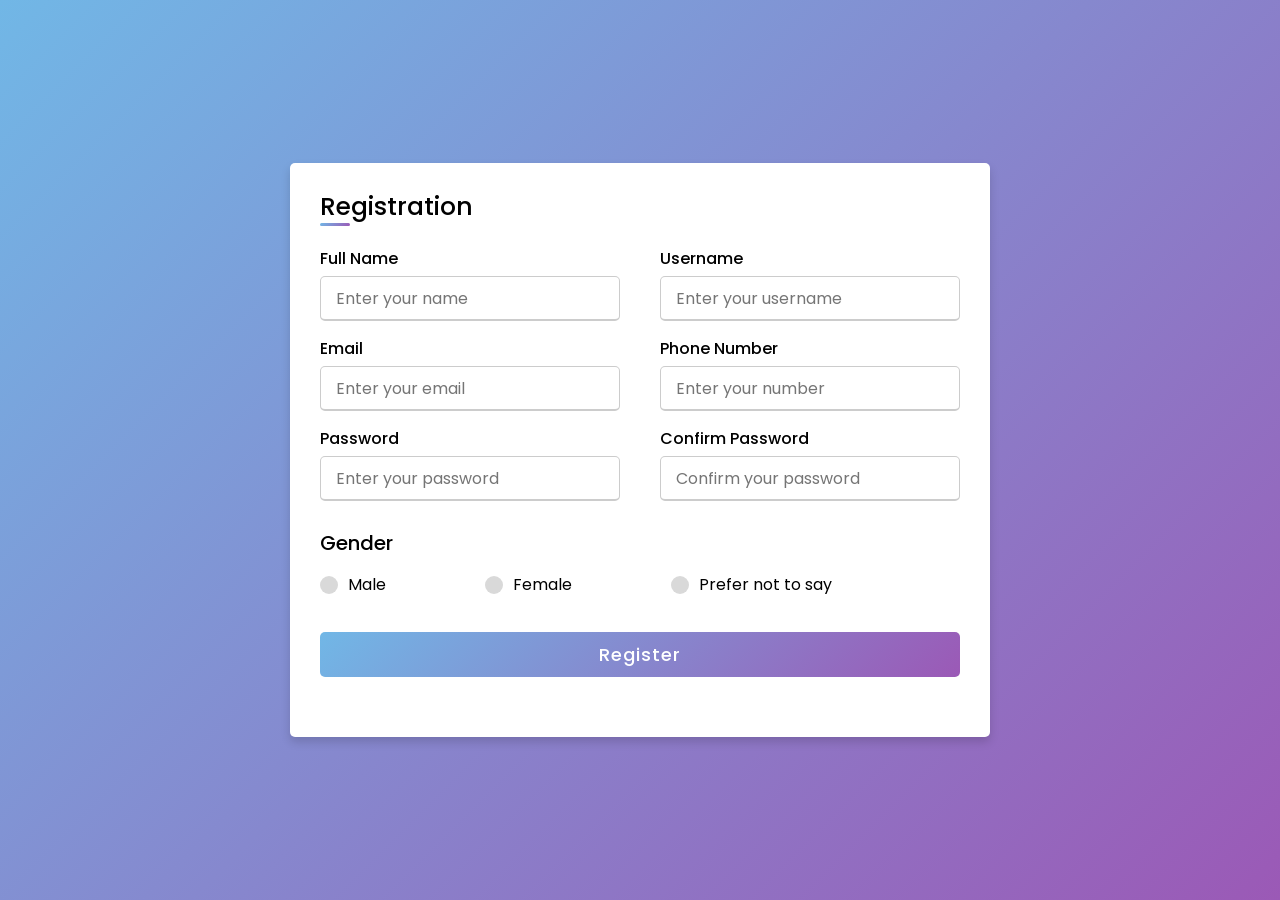
<file: Lab 2/index.html>
<!DOCTYPE html>
<html lang="en" dir="ltr">
<head>
  <meta charset="UTF-8">
  <meta name="viewport" content="width=device-width, initial-scale=1.0">
  <title> Responsive Registration Form </title>
  <link rel="stylesheet" href="style.css">
</head>
<body>
  <div class="container">

    <div class="title">Registration</div>
    <div class="content">

      <form action="#">
        <div class="user-details">

            <div class="input-box">
            <span class="details">Full Name</span>
            <input type="text" placeholder="Enter your name" required>
          </div>

          <div class="input-box">
            <span class="details">Username</span>
            <input type="text" placeholder="Enter your username" required>
          </div>

          <div class="input-box">
            <span class="details">Email</span>
            <input type="text" placeholder="Enter your email" required>
          </div>

          <div class="input-box">
            <span class="details">Phone Number</span>
            <input type="text" placeholder="Enter your number" required>
          </div>

          <div class="input-box">
            <span class="details">Password</span>
            <input type="text" placeholder="Enter your password" required>
          </div>

          <div class="input-box">
            <span class="details">Confirm Password</span>
            <input type="text" placeholder="Confirm your password" required>
          </div>
        </div>
        <div class="gender-details">

            <input type="radio" name="gender" id="dot-1">
          <input type="radio" name="gender" id="dot-2">
          <input type="radio" name="gender" id="dot-3">
          <span class="gender-title">Gender</span>
          <div class="category">

            <label for="dot-1">
              <span class="dot one"></span>
              <span class="gender">Male</span>
            </label>

            <label for="dot-2">
              <span class="dot two"></span>
              <span class="gender">Female</span>
            </label>

            <label for="dot-3">
              <span class="dot three"></span>
              <span class="gender">Prefer not to say</span>
            </label>
          </div>
        </div>

        <div class="button">
          <input type="submit" value="Register">
        </div>
      </form>
    </div>
  </div>
</body>
</html>
</file>
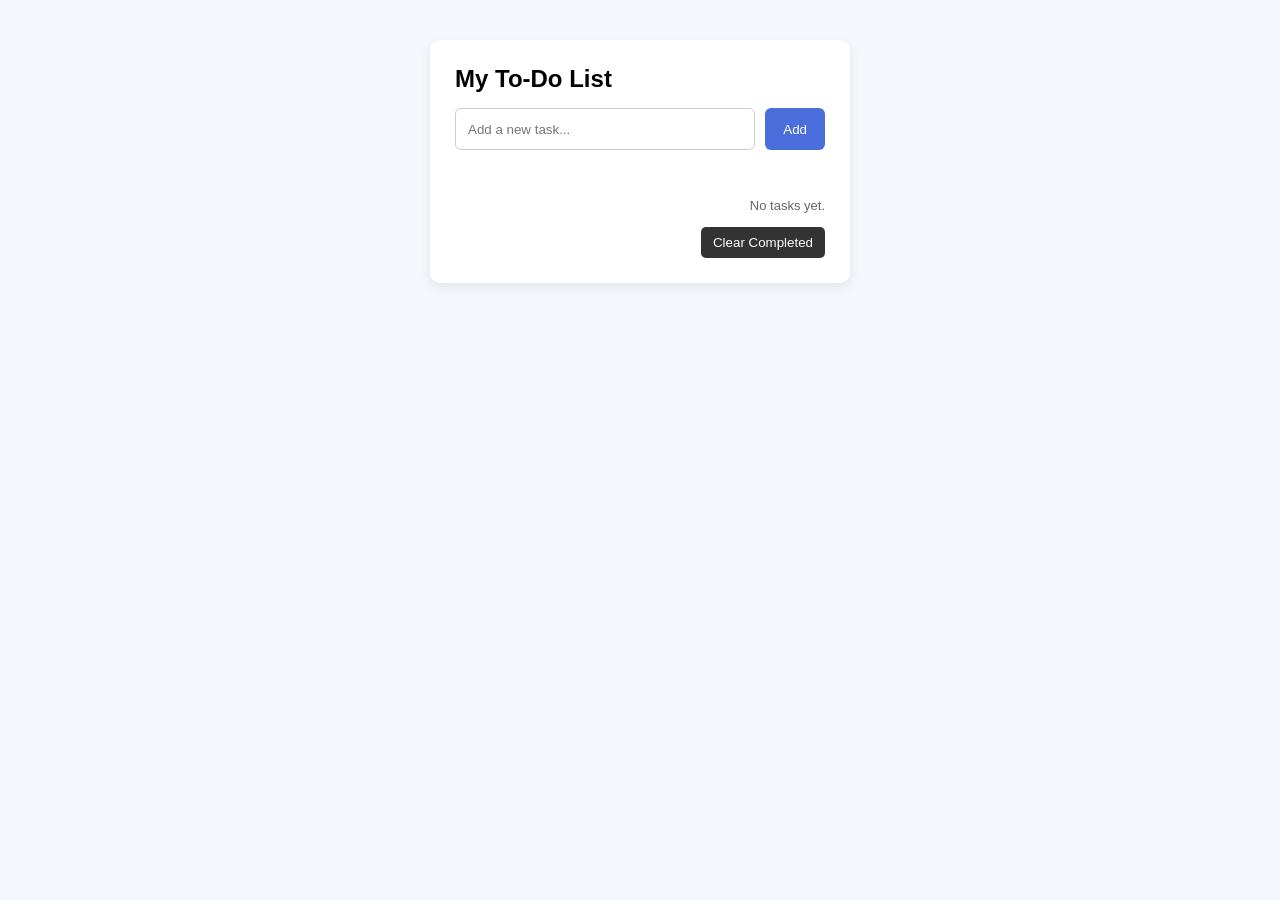
<file: Lab 3/index.html>
<!DOCTYPE html>
<html lang="en">
<head>
  <meta charset="UTF-8">
  <meta name="viewport" content="width=device-width, initial-scale=1.0">
  <title>Personal To-Do List</title>
  <link rel="stylesheet" href="style.css">
</head>
<body>
  <main class="todo-app">
    <h1>My To-Do List</h1>
    <div class="input-row">
      <input type="text" id="taskInput" placeholder="Add a new task..." aria-label="New task">
      <button id="addBtn" type="button">Add</button>
    </div>
    <p class="error-message" id="errorMessage" aria-live="polite"></p>
    <ul id="taskList" aria-label="Tasks"></ul>
    <p class="task-count" id="taskCount">0 tasks</p>
  </main>

  <!-- Choose the task script you are practicing: task-01.js through task-06.js. -->
  <script src="solutions/task-06.js"></script>
</body>
</html>
</file>
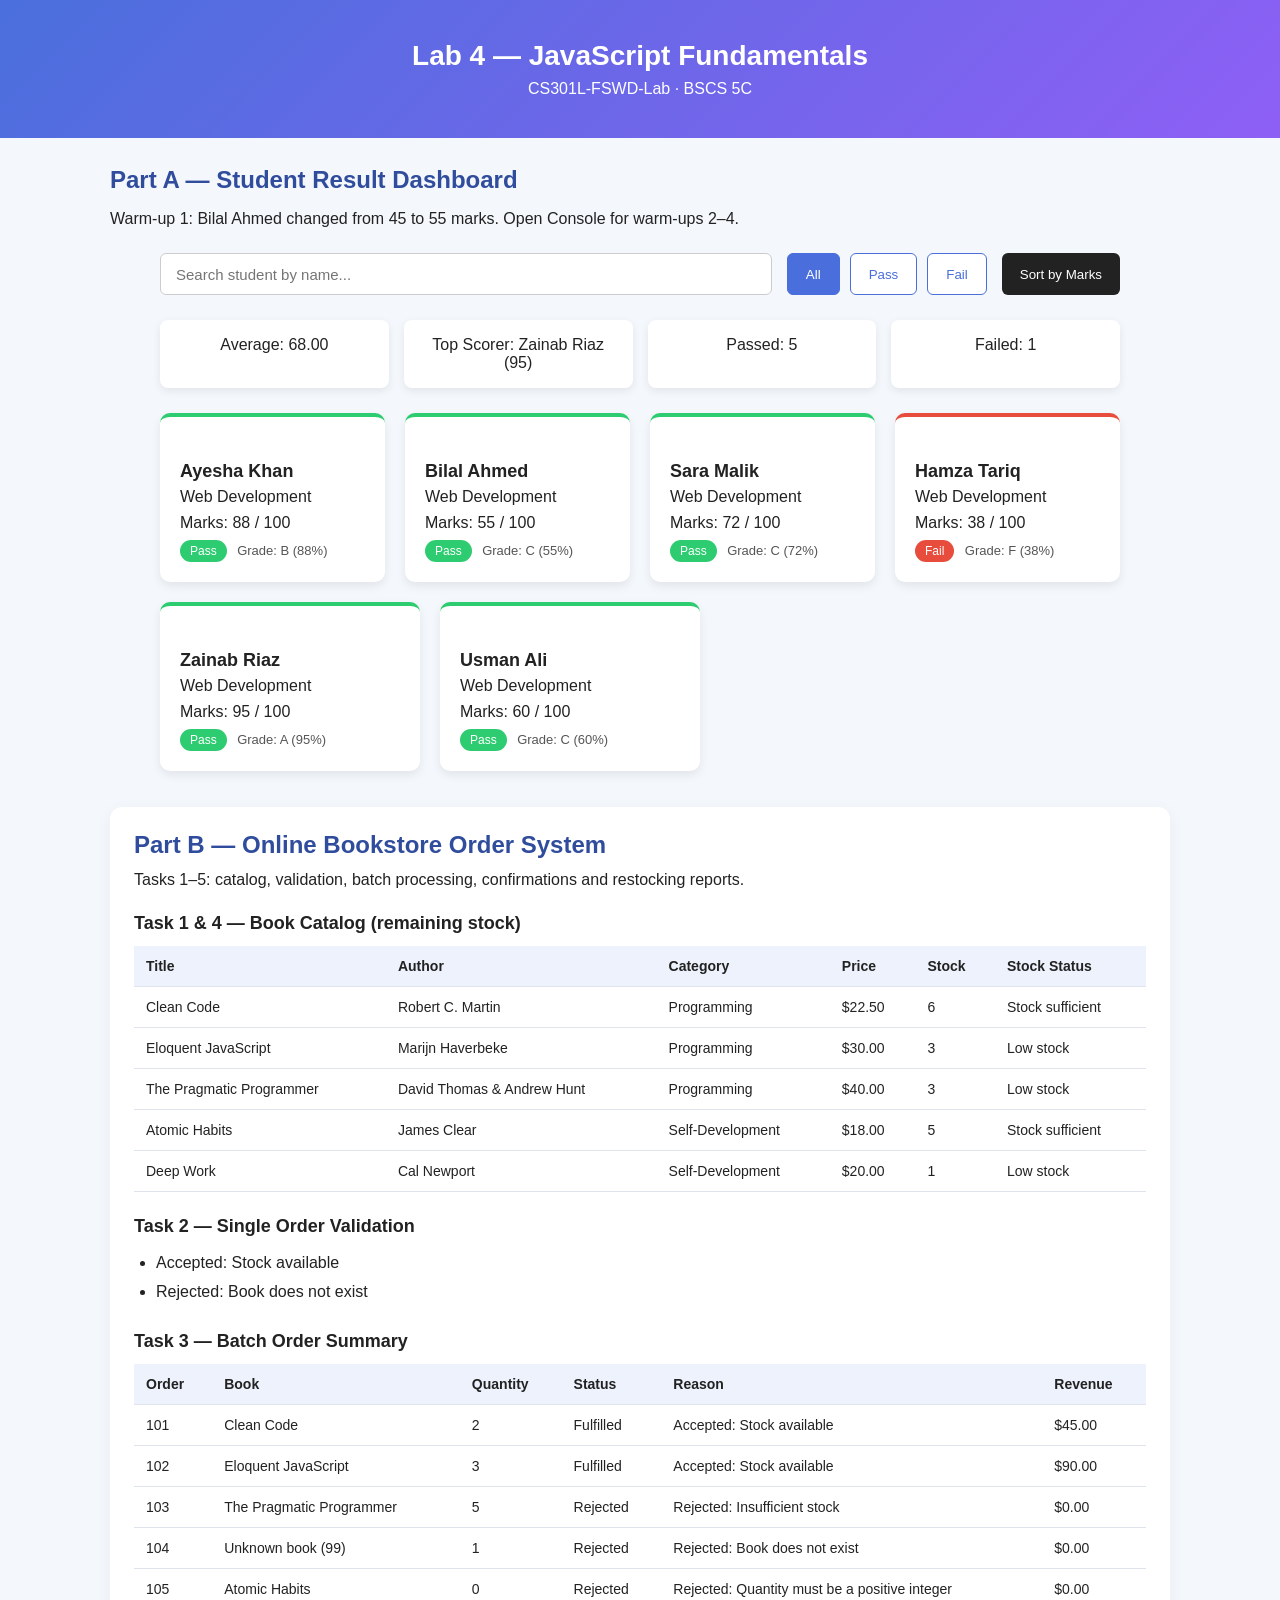
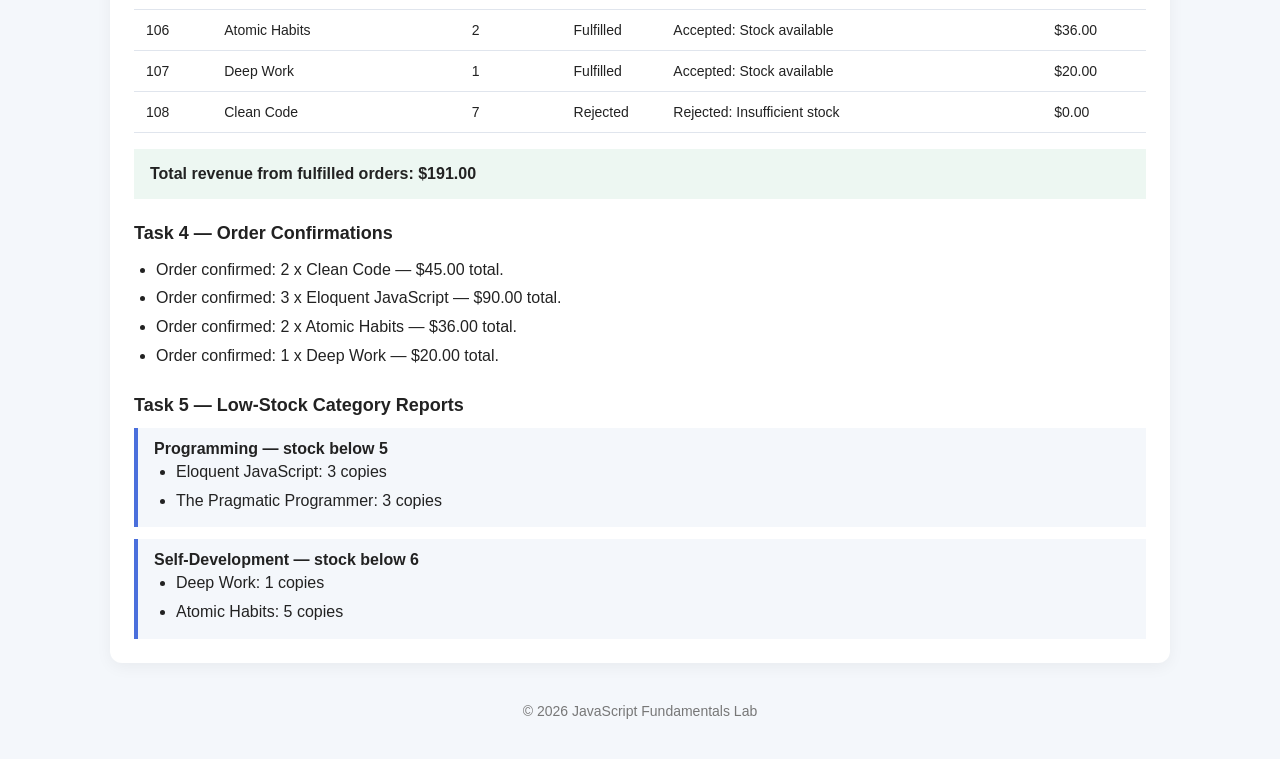
<file: Lab4/index.html>
<!DOCTYPE html>
<html lang="en">
<head>
  <meta charset="UTF-8">
  <meta name="viewport" content="width=device-width, initial-scale=1.0">
  <title>Lab 4 — JavaScript Fundamentals</title>
  <link rel="stylesheet" href="style.css">
</head>
<body>

  <header class="dashboard-header">
    <h1>Lab 4 — JavaScript Fundamentals</h1>
    <p>CS301L-FSWD-Lab · BSCS 5C</p>
  </header>

  <main>
<h2>Part A — Student Result Dashboard</h2>
<p class="section-note">Warm-up 1: Bilal Ahmed changed from 45 to 55 marks. Open Console for warm-ups 2–4.</p>
<section class="controls">
    <input type="text" id="searchInput" placeholder="Search student by name...">
    <div class="filter-buttons">
      <button class="filter-btn active" data-filter="all">All</button>
      <button class="filter-btn" data-filter="pass">Pass</button>
      <button class="filter-btn" data-filter="fail">Fail</button>
    </div>
    <button id="sortBtn">Sort by Marks</button>
  </section>

  <section class="summary" id="summary">
    
  </section>

  <section class="card-grid" id="cardGrid">
    
  </section>

  <section class="bookstore">
    <h2>Part B — Online Bookstore Order System</h2>
    <p>Tasks 1–5: catalog, validation, batch processing, confirmations and restocking reports.</p>
    <h3>Task 1 &amp; 4 — Book Catalog (remaining stock)</h3>
    <div class="table-wrap"><table><thead><tr><th>Title</th><th>Author</th><th>Category</th><th>Price</th><th>Stock</th><th>Stock Status</th></tr></thead><tbody id="catalogBody"></tbody></table></div>
    <h3>Task 2 — Single Order Validation</h3><ul id="validationResults"></ul>
    <h3>Task 3 — Batch Order Summary</h3>
    <div class="table-wrap"><table><thead><tr><th>Order</th><th>Book</th><th>Quantity</th><th>Status</th><th>Reason</th><th>Revenue</th></tr></thead><tbody id="ordersBody"></tbody></table></div>
    <p id="revenue" class="revenue" role="status"></p>
    <h3>Task 4 — Order Confirmations</h3><ul id="confirmations"></ul>
    <h3>Task 5 — Low-Stock Category Reports</h3><div id="stockReports"></div>
  </section>
  </main>
  <footer class="dashboard-footer">
    <p>&copy; 2026 JavaScript Fundamentals Lab</p>
  </footer>

  <script src="script.js"></script>
</body>
</html>
</file>
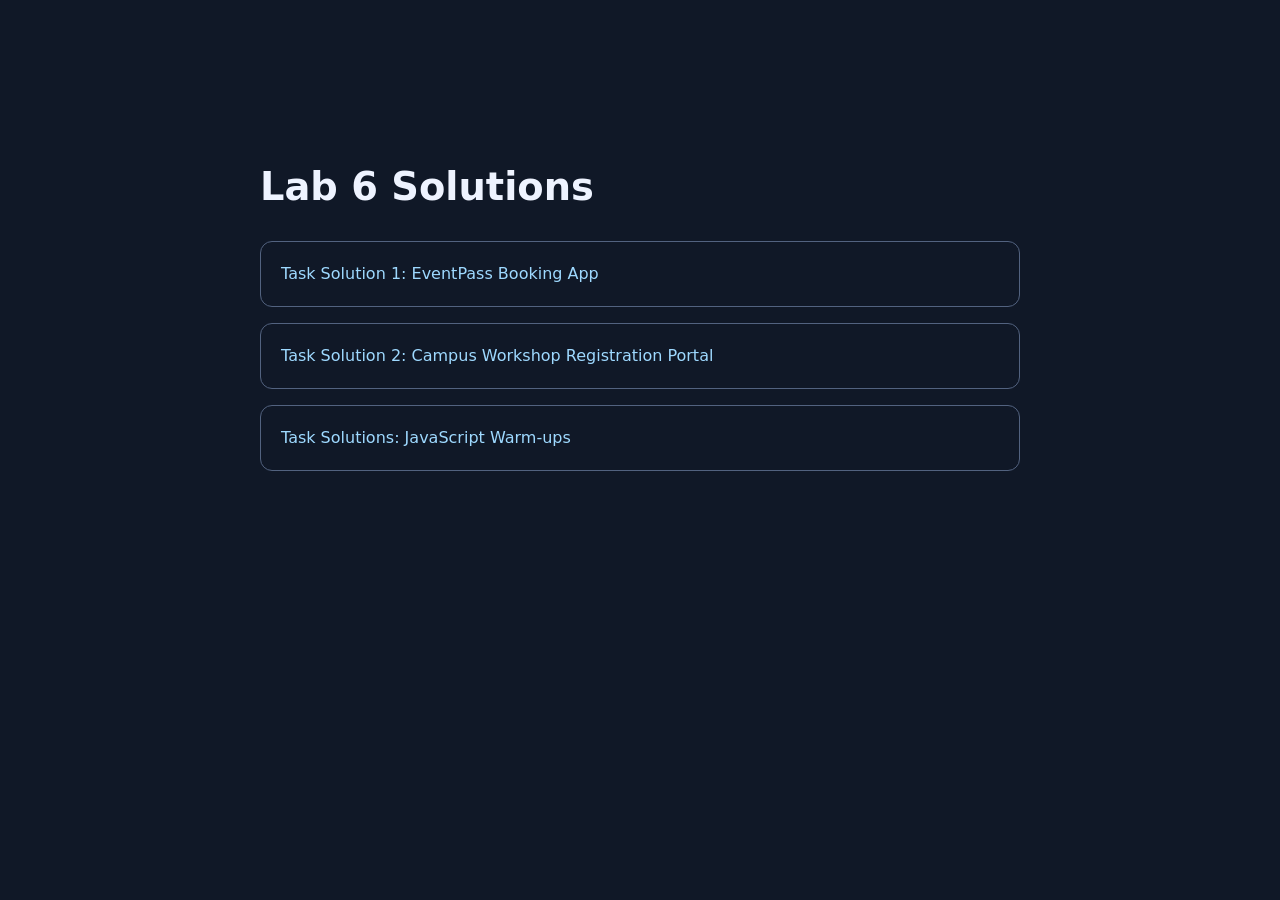
<file: Lab6/index.html>
<!doctype html>
<html lang="en">
<head>
  <meta charset="utf-8">
  <meta name="viewport" content="width=device-width, initial-scale=1">
  <title>Lab 6 Solutions</title>
  <style>
    body{font:16px/1.5 system-ui,sans-serif;max-width:760px;margin:12vh auto;padding:24px;background:#101827;color:#eef3ff}h1{font-size:2.4rem}a{display:block;margin:16px 0;padding:20px;border:1px solid #52627f;border-radius:12px;color:#9ed9ff;text-decoration:none}a:hover{background:#1b2940}
  </style>
</head>
<body>
  <h1>Lab 6 Solutions</h1>
  <a href="EventPass/index.html">Task Solution 1: EventPass Booking App</a>
  <a href="CampusWorkshop/index.html">Task Solution 2: Campus Workshop Registration Portal</a>
  <a href="Warmups/index.html">Task Solutions: JavaScript Warm-ups</a>
</body>
</html>
</file>
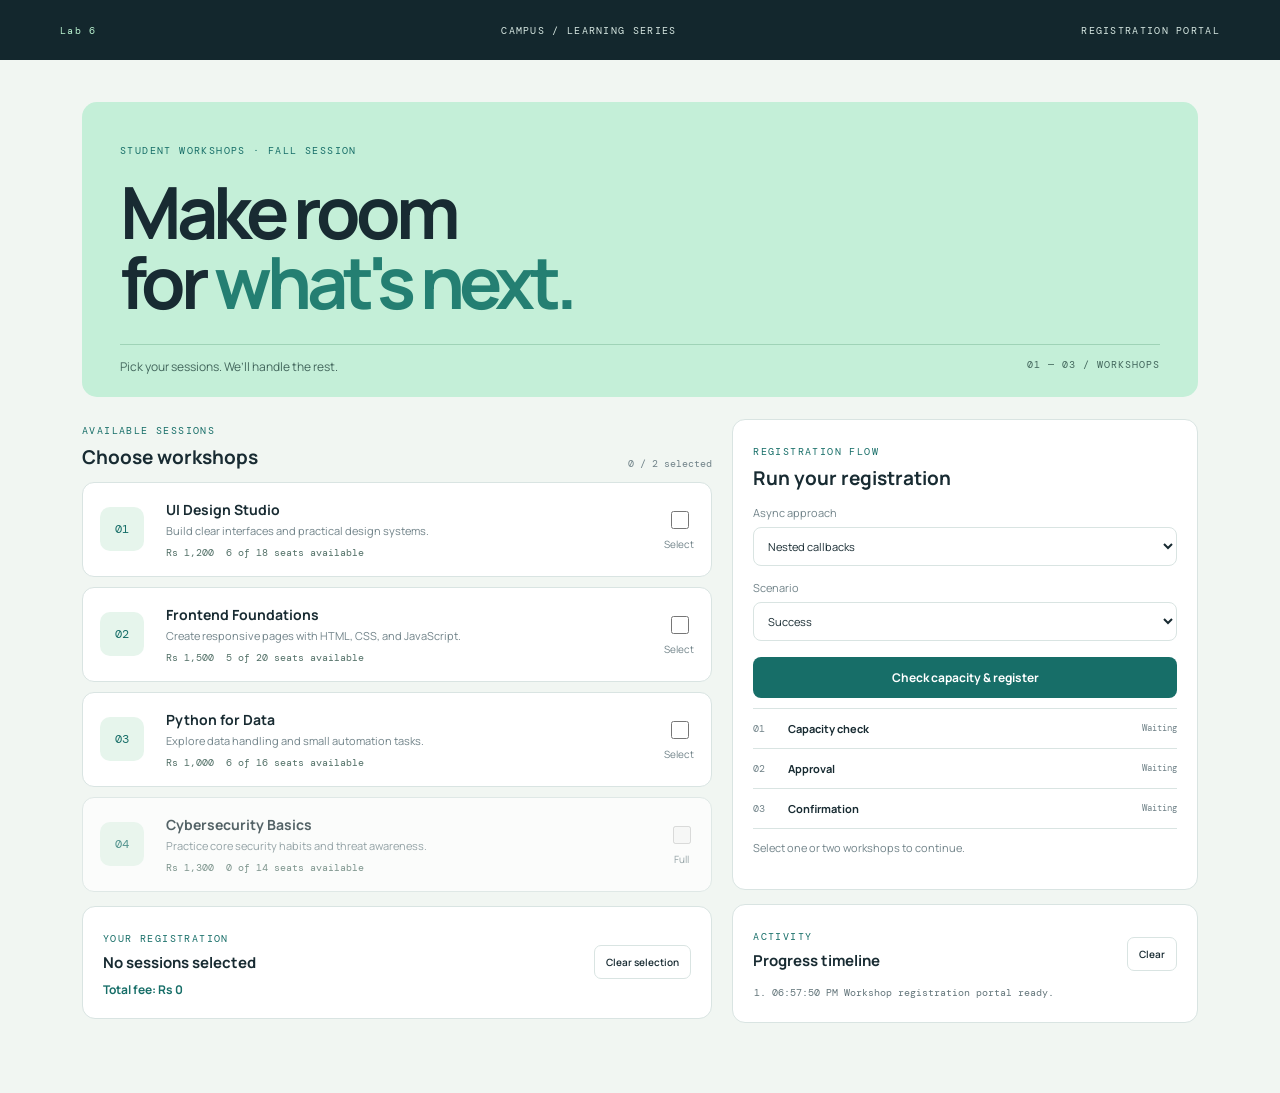
<file: Lab6/CampusWorkshop/index.html>
<!doctype html>
<html lang="en">
<head>
  <meta charset="utf-8">
  <meta name="viewport" content="width=device-width, initial-scale=1">
  <title>Campus Workshop Registration</title>
  <link rel="stylesheet" href="styles.css">
</head>
<body>
  <header><a href="../index.html">Lab 6</a><span>CAMPUS / LEARNING SERIES</span><span>REGISTRATION PORTAL</span></header>
  <main>
    <section class="hero"><p>STUDENT WORKSHOPS · FALL SESSION</p><h1>Make room<br>for <span>what's next.</span></h1><div class="hero-bottom"><span>Pick your sessions. We’ll handle the rest.</span><b>01 — 03 / WORKSHOPS</b></div></section>
    <div class="grid">
      <section class="catalog"><div class="section-title"><div><small>AVAILABLE SESSIONS</small><h2>Choose workshops</h2></div><span id="selectionCount">0 / 2 selected</span></div><div id="workshops" class="cards"></div><div class="selection panel"><div><small>YOUR REGISTRATION</small><h2 id="summaryTitle">No sessions selected</h2><div id="summaryItems"></div><p id="summaryTotal">Total fee: Rs 0</p></div><button id="clear" class="outline">Clear selection</button></div></section>
      <aside>
        <section class="panel flow"><small>REGISTRATION FLOW</small><h2>Run your registration</h2>
          <label>Async approach<select id="mode"><option value="callbacks">Nested callbacks</option><option value="promises">Promises</option><option value="async">Async / Await</option></select></label>
          <label>Scenario<select id="scenario"><option value="success">Success</option><option value="full">Full workshop</option><option value="approval">Approval failure</option><option value="slowConfirmation">Delayed confirmation</option></select></label>
          <button id="register" class="primary">Check capacity & register</button>
          <div class="stages"><div data-stage="capacity"><span>01</span><strong>Capacity check</strong><b>Waiting</b></div><div data-stage="approval"><span>02</span><strong>Approval</strong><b>Waiting</b></div><div data-stage="confirmation"><span>03</span><strong>Confirmation</strong><b>Waiting</b></div></div>
          <p id="status" aria-live="polite">Select one or two workshops to continue.</p>
        </section>
        <section class="panel log"><div class="log-head"><div><small>ACTIVITY</small><h2>Progress timeline</h2></div><button id="clearLog" class="outline">Clear</button></div><ol id="timeline" aria-live="polite"></ol></section>
        <section id="confirmation" class="panel confirmation hidden"></section>
      </aside>
    </div>
  </main>
  <script type="module" src="js/app.js"></script>
</body>
</html>
</file>
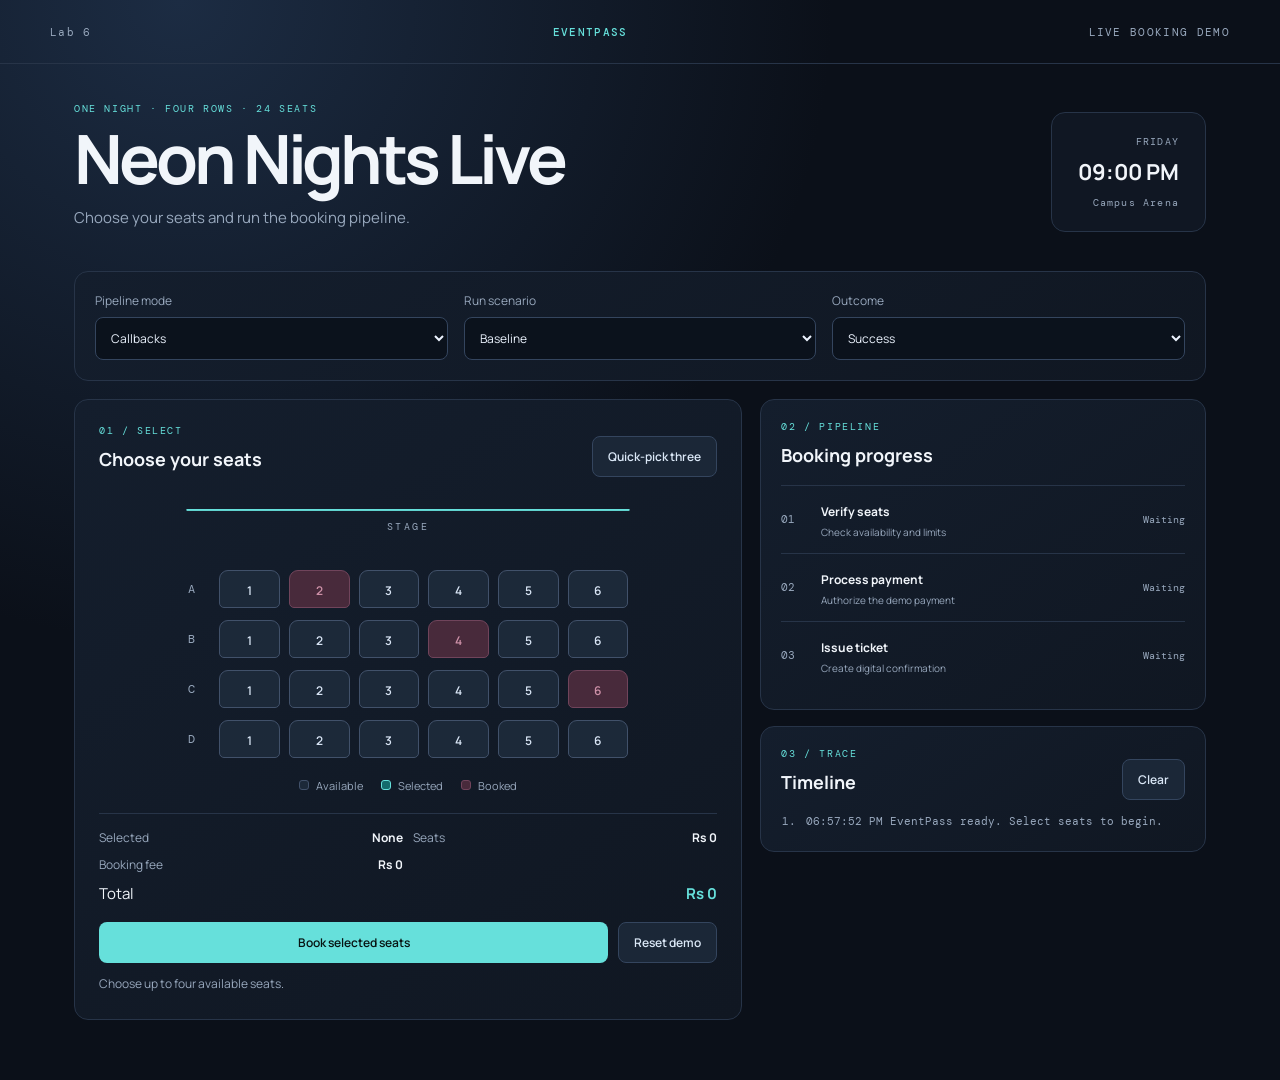
<file: Lab6/EventPass/index.html>
<!doctype html>
<html lang="en">
<head>
  <meta charset="utf-8">
  <meta name="viewport" content="width=device-width, initial-scale=1">
  <title>Neon Nights Live | EventPass</title>
  <link rel="stylesheet" href="styles.css">
</head>
<body>
  <header class="top"><a class="back" href="../index.html">Lab 6</a><span>EVENTPASS</span><span>LIVE BOOKING DEMO</span></header>
  <main>
    <section class="hero"><div><p class="eyebrow">ONE NIGHT · FOUR ROWS · 24 SEATS</p><h1 id="eventTitle">Neon Nights<br><span>Live</span></h1><p>Choose your seats and run the booking pipeline.</p></div><div class="event-card"><span id="eventDate">FRIDAY</span><strong id="eventTime">09:00 PM</strong><small id="eventVenue">Campus Arena</small></div></section>
    <section class="controls panel">
      <label>Pipeline mode<select id="mode"><option value="callbacks">Callbacks</option><option value="promises">Promises</option><option value="async">Async / Await</option></select></label>
      <label>Run scenario<select id="experiment"><option value="baseline">Baseline</option><option value="slowVerify">Experiment 1 · Slow seat check</option><option value="maintenance">Experiment 2 · A3 maintenance</option><option value="slowPayment">Experiment 3 · Slow payment</option><option value="groupLimit">Experiment 4 · Promise group limit</option><option value="slowTicket">Experiment 5 · Slow ticket service</option></select></label>
      <label>Outcome<select id="outcome"><option value="success">Success</option><option value="conflict">Seat conflict</option><option value="payment">Payment declined</option><option value="ticket">Ticket service failure</option></select></label>
    </section>
    <div class="layout">
      <section class="panel seat-panel"><div class="section-head"><div><p class="eyebrow">01 / SELECT</p><h2>Choose your seats</h2></div><button id="quickPick" class="secondary">Quick-pick three</button></div><div class="screen">STAGE</div><div id="seatMap" class="seat-map"></div><div class="legend"><span><i class="available"></i>Available</span><span><i class="selected"></i>Selected</span><span><i class="booked"></i>Booked</span></div><div class="summary"><div><span>Selected</span><strong id="selectedCount">None</strong></div><div><span>Seats</span><strong id="seatTotal">Rs 0</strong></div><div><span>Booking fee</span><strong id="feeTotal">Rs 0</strong></div><div class="total"><span>Total</span><strong id="grandTotal">Rs 0</strong></div></div><div class="actions"><button id="book" class="primary">Book selected seats</button><button id="reset" class="secondary">Reset demo</button></div><p id="notice" class="notice" aria-live="polite">Choose up to four available seats.</p></section>
      <section class="side"><div class="panel pipeline"><p class="eyebrow">02 / PIPELINE</p><h2>Booking progress</h2><div class="stage" data-stage="verify"><span>01</span><div><strong>Verify seats</strong><small>Check availability and limits</small></div><b>Waiting</b></div><div class="stage" data-stage="payment"><span>02</span><div><strong>Process payment</strong><small>Authorize the demo payment</small></div><b>Waiting</b></div><div class="stage" data-stage="ticket"><span>03</span><div><strong>Issue ticket</strong><small>Create digital confirmation</small></div><b>Waiting</b></div></div><div class="panel timeline"><div class="section-head"><div><p class="eyebrow">03 / TRACE</p><h2>Timeline</h2></div><button id="clearTrace" class="icon-button" aria-label="Clear timeline">Clear</button></div><ol id="trace" aria-live="polite"></ol></div><div id="ticket" class="ticket panel hidden"></div></section>
    </div>
  </main>
  <script type="module" src="js/app.js"></script>
</body>
</html>
</file>
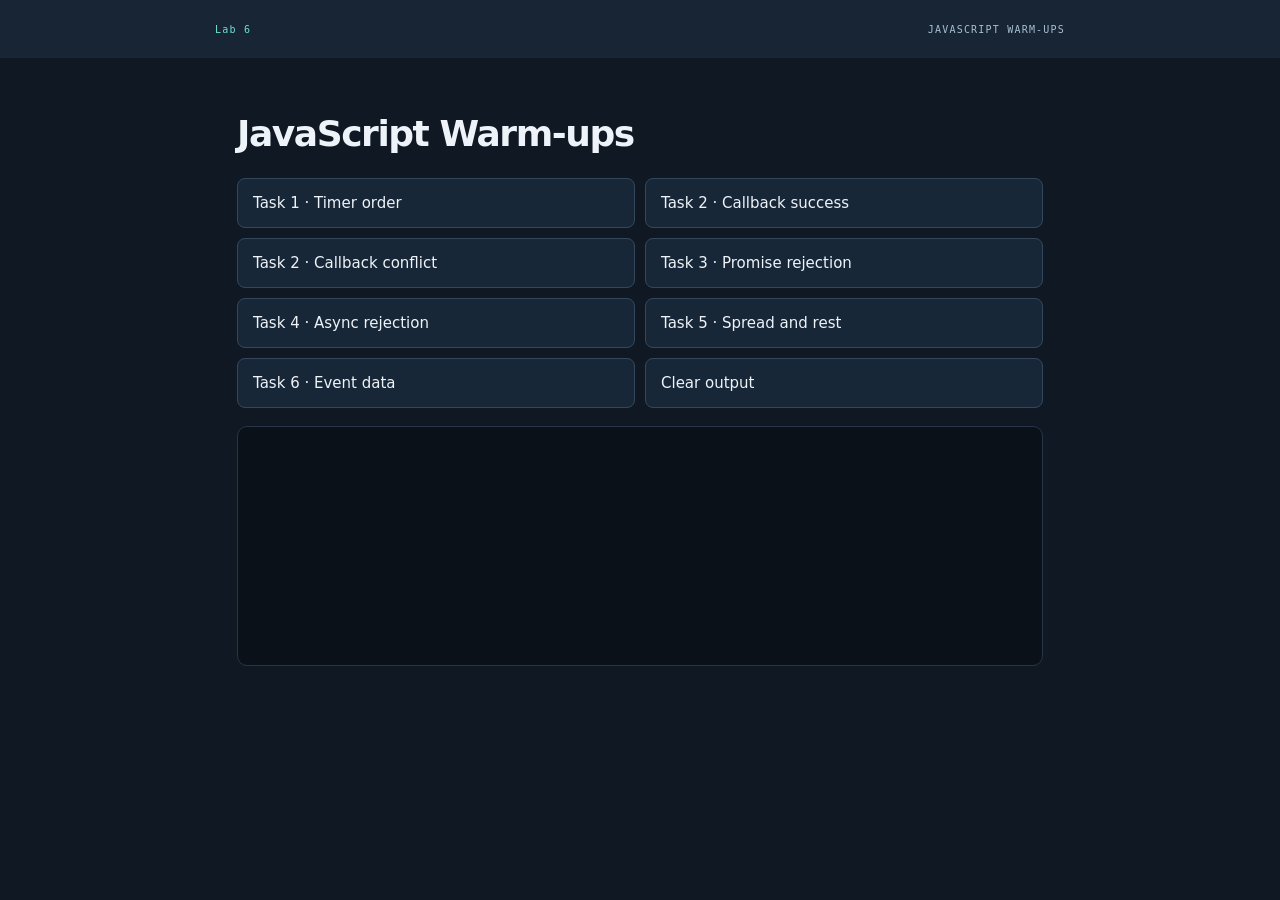
<file: Lab6/Warmups/index.html>
<!doctype html>
<html lang="en">
<head>
  <meta charset="utf-8">
  <meta name="viewport" content="width=device-width, initial-scale=1">
  <title>Lab 6 JavaScript Warm-ups</title>
  <link rel="stylesheet" href="styles.css">
</head>
<body>
  <header><a href="../index.html">Lab 6</a><span>JAVASCRIPT WARM-UPS</span></header>
  <main>
    <h1>JavaScript Warm-ups</h1>
    <div class="grid">
      <button data-run="timer">Task 1 · Timer order</button>
      <button data-run="callbackSuccess">Task 2 · Callback success</button>
      <button data-run="callbackError">Task 2 · Callback conflict</button>
      <button data-run="promiseError">Task 3 · Promise rejection</button>
      <button data-run="asyncError">Task 4 · Async rejection</button>
      <button data-run="spreadRest">Task 5 · Spread and rest</button>
      <button data-run="eventData">Task 6 · Event data</button>
      <button id="clear">Clear output</button>
    </div>
    <pre id="output" aria-live="polite"></pre>
  </main>
  <script type="module" src="app.js"></script>
</body>
</html>
</file>
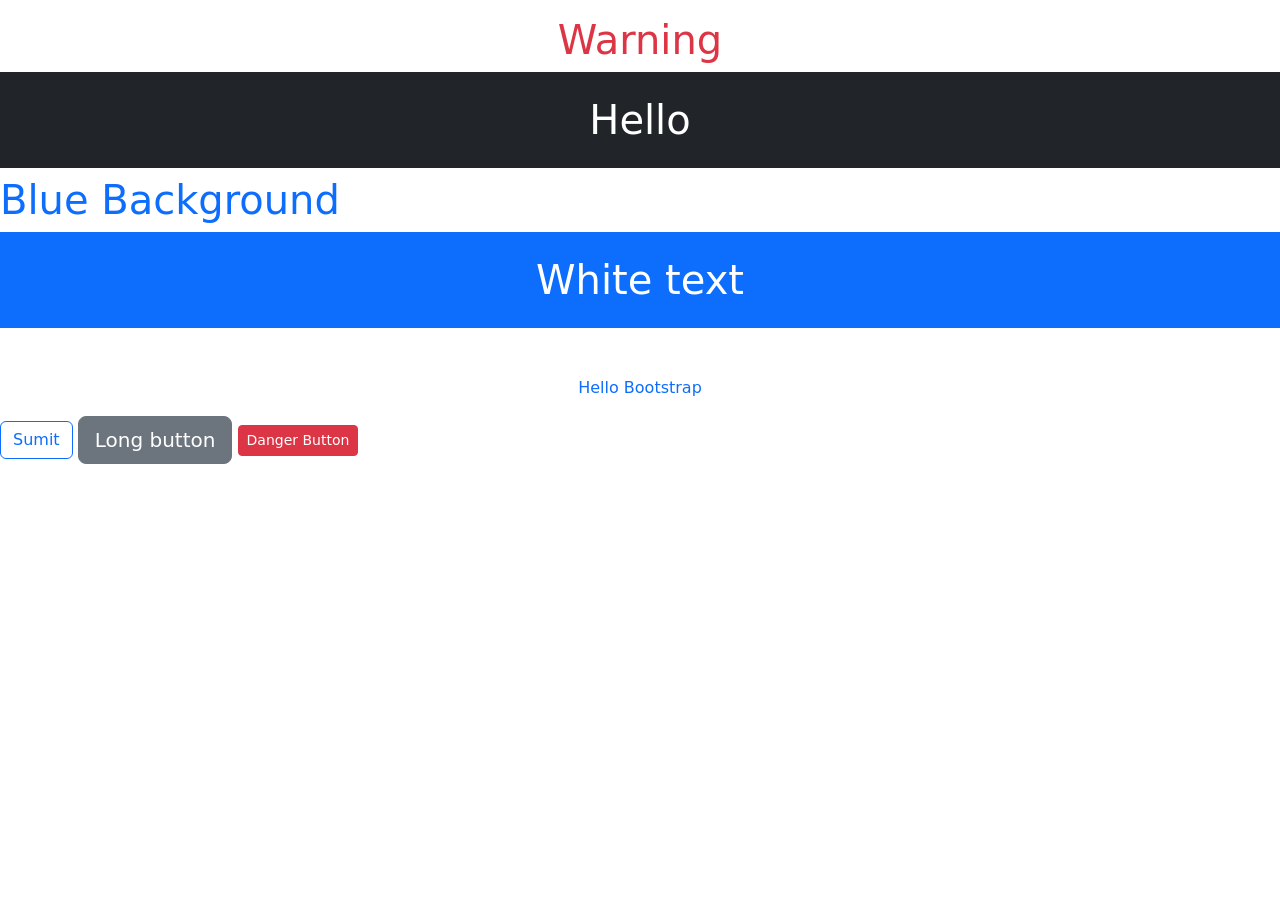
<file: Lab 1/Bootstrap.html>
<!doctype html>

<html lang="en">

<head>

    <meta charset="utf-8">

    <meta
        name="viewport"
        content="width=device-width, initial-scale=1"
    >

    <title>Bootstrap Practice</title>

    <link
        href="https://cdn.jsdelivr.net/npm/bootstrap@5.3.8/dist/css/bootstrap.min.css"
        rel="stylesheet"
    >

</head>

<body>

    <p class="text-center"></p>

    <h1 class="text-danger text-center ">
        Warning
    </h1>

    <h1 class="bg-dark text-center text-white p-4">
        Hello
    </h1>

    <h1 class="text-primary">
        Blue Background
    </h1>

    <h1 class = "bg-primary text-white text-center p-4">
        White text
    </h1>

    <p class = "text-primary text-center mt-5">Hello Bootstrap</p>

    <button class="btn btn-outline-primary">
        Sumit
    </button>
    
    <button class="btn btn-secondary btn-lg">
        Long button
    </button>

    <button class="btn btn-danger btn-sm">
        Danger Button
    </button>


    <script
        src="https://cdn.jsdelivr.net/npm/bootstrap@5.3.8/dist/js/bootstrap.bundle.min.js">
    </script>

</body>

</html>
</file>
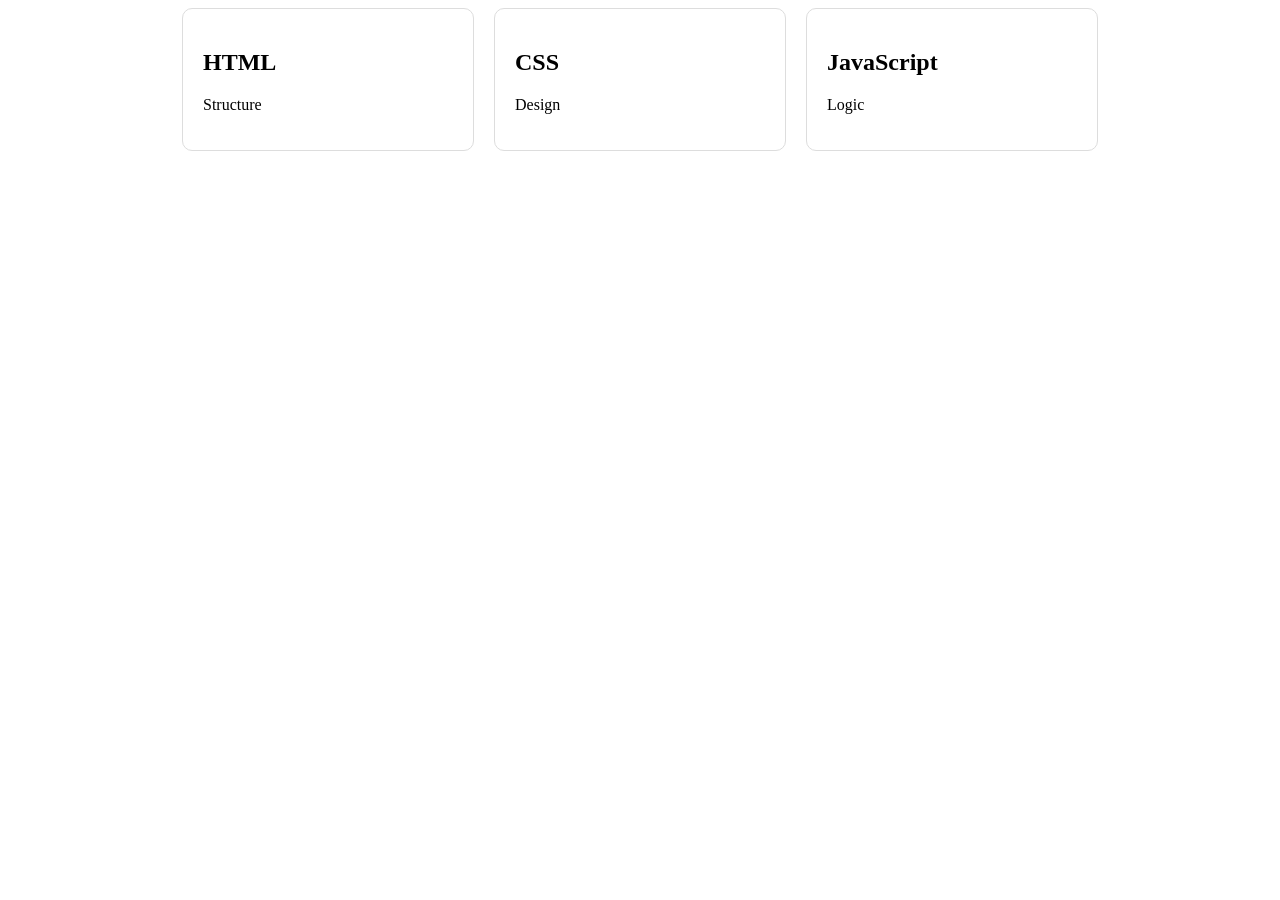
<file: Lab 2/task.html>
<!DOCTYPE html>
<html lang="en">
<head>
    <meta charset="UTF-8">
    <meta name="viewport" content="width=device-width, initial-scale=1.0">
    <title>Document</title>
    <link rel="stylesheet" href="task.css">
</head>
<body>
<div class="cards">

    <div class="card">
        <h2>HTML</h2>
        <p>Structure</p>
    </div>

    <div class="card">
        <h2>CSS</h2>
        <p>Design</p>
    </div>

    <div class="card">
        <h2>JavaScript</h2>
        <p>Logic</p>
    </div>

</div>
</body>
</html>
</file>
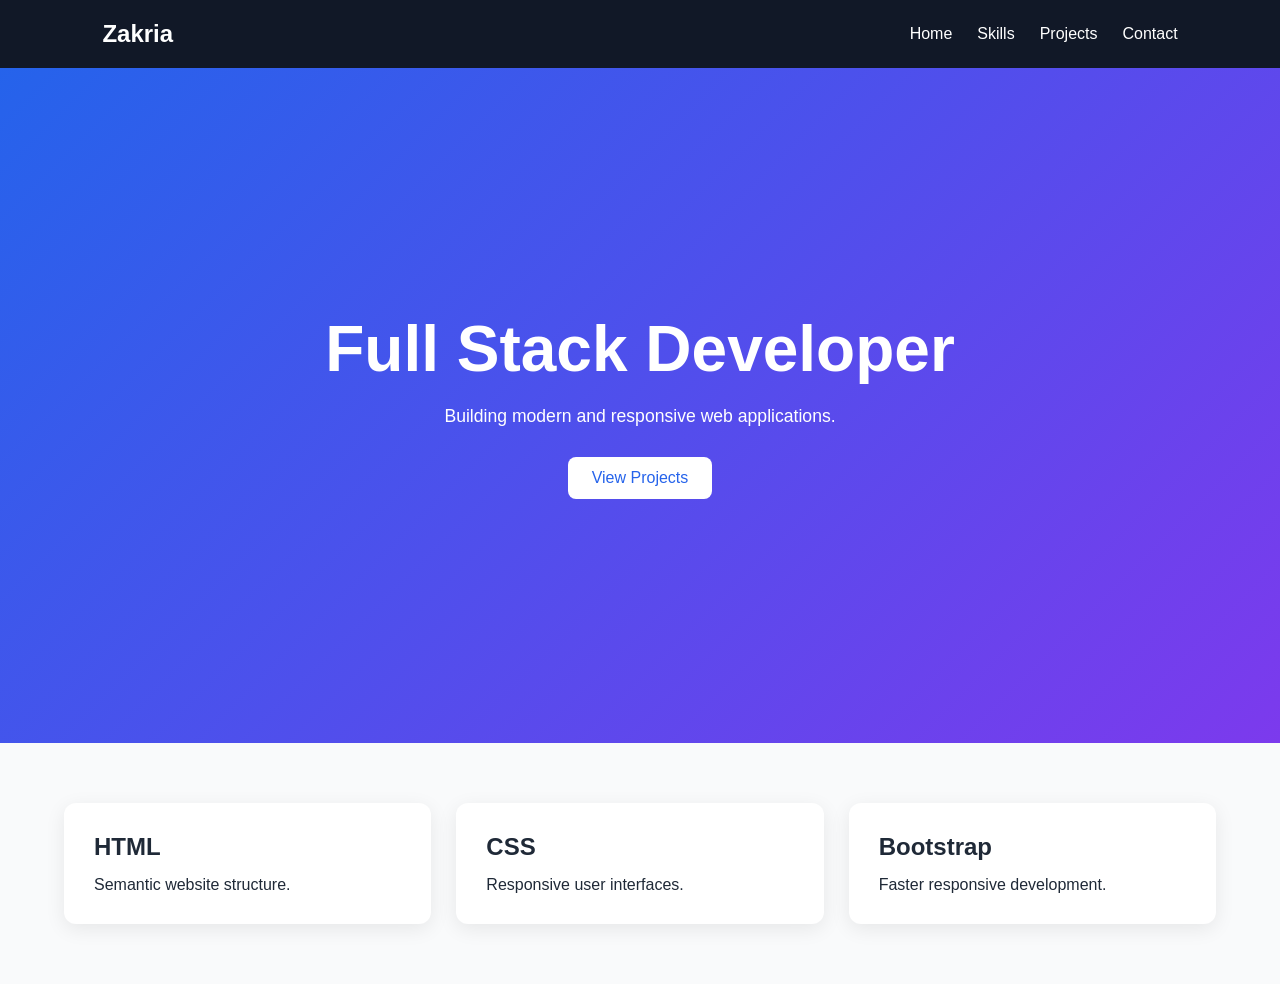
<file: Lab 2/task2.html>
<!DOCTYPE html>

<html lang="en">

<head>

    <meta charset="UTF-8">

    <meta
        name="viewport"
        content="width=device-width, initial-scale=1.0"
    >

    <title>Portfolio</title>

    <link rel="stylesheet" href="task2.css">

</head>

<body>

<nav>

    <h2 class="logo">
        Zakria
    </h2>

    <div class="links">

        <a href="#">Home</a>
        <a href="#">Skills</a>
        <a href="#">Projects</a>
        <a href="#">Contact</a>

    </div>

</nav>


<section class="hero">

    <div>

        <h1>
            Full Stack Developer
        </h1>

        <p>
            Building modern and responsive
            web applications.
        </p>

        <a href="#" class="btn">
            View Projects
        </a>

    </div>

</section>


<section class="projects">

    <div class="card">

        <h2>HTML</h2>

        <p>
            Semantic website structure.
        </p>

    </div>


    <div class="card">

        <h2>CSS</h2>

        <p>
            Responsive user interfaces.
        </p>

    </div>


    <div class="card">

        <h2>Bootstrap</h2>

        <p>
            Faster responsive development.
        </p>

    </div>

</section>

</body>

</html>
</file>
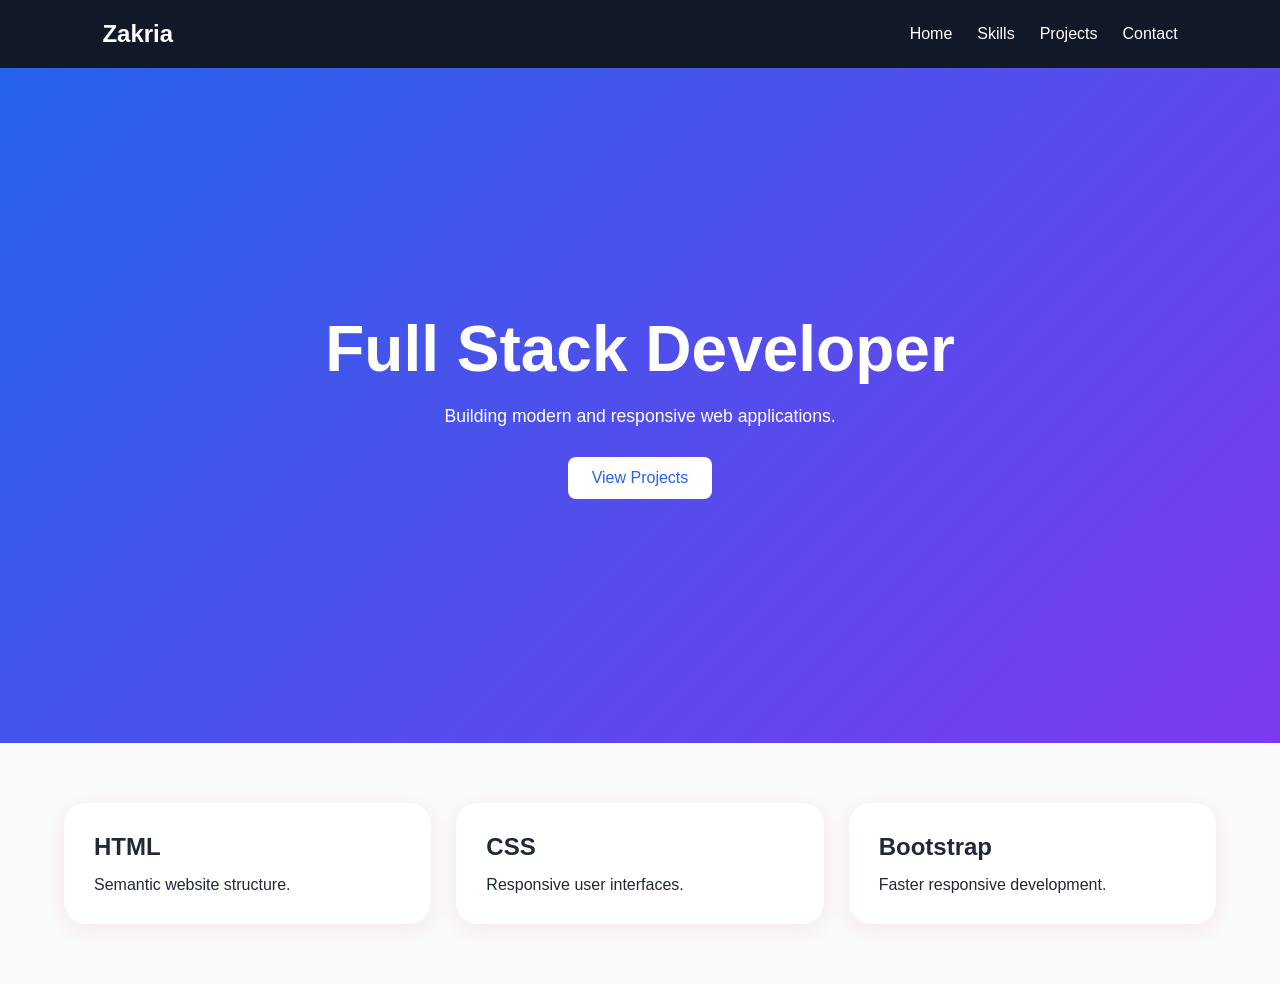
<file: Lab 2/task3.html>
<!DOCTYPE html>

<html lang="en">

<head>

    <meta charset="UTF-8">

    <meta
        name="viewport"
        content="width=device-width, initial-scale=1.0"
    >

    <title>Portfolio</title>

    <link rel="stylesheet" href="task3.css">

</head>

<body>

<nav>

    <h2 class="logo">
        Zakria
    </h2>

    <div class="links">

        <a href="#">Home</a>
        <a href="#">Skills</a>
        <a href="#">Projects</a>
        <a href="#">Contact</a>

    </div>

</nav>


<section class="hero">

    <div>

        <h1>
            Full Stack Developer
        </h1>

        <p>
            Building modern and responsive
            web applications.
        </p>

        <a href="#" class="btn">
            View Projects
        </a>

    </div>

</section>


<section class="projects">

    <div class="card">

        <h2>HTML</h2>

        <p>
            Semantic website structure.
        </p>

    </div>


    <div class="card">

        <h2>CSS</h2>

        <p>
            Responsive user interfaces.
        </p>

    </div>


    <div class="card">

        <h2>Bootstrap</h2>

        <p>
            Faster responsive development.
        </p>

    </div>

</section>

</body>

</html>
</file>
<file: Lab 2/style.css>
@import url('https://fonts.googleapis.com/css2?family=Poppins:wght@200;300;400;500;600;700&display=swap');
* {
  margin: 0;
  padding: 0;
  box-sizing: border-box;
  font-family: 'Poppins', sans-serif;
}
body {
  height: 100vh;
  display: flex;
  justify-content: center;
  align-items: center;
  padding: 10px;
  background: linear-gradient(135deg, #71b7e6, #9b59b6);
}
.container {
  max-width: 700px;
  width: 100%;
  background-color: #fff;
  padding: 25px 30px;
  border-radius: 5px;
  box-shadow: 0 5px 10px rgba(0, 0, 0, 0.15);
}
.container .title {
  font-size: 25px;
  font-weight: 500;
  position: relative;
}
.container .title::before {
  content: "";
  position: absolute;
  left: 0;
  bottom: 0;
  height: 3px;
  width: 30px;
  border-radius: 5px;
  background: linear-gradient(135deg, #71b7e6, #9b59b6);
}
.content form .user-details {
  display: flex;
  flex-wrap: wrap;
  justify-content: space-between;
  margin: 20px 0 12px 0;
}
form .user-details .input-box {
  margin-bottom: 15px;
  width: calc(100% / 2 - 20px);
}
form .input-box span.details {
  display: block;
  font-weight: 500;
  margin-bottom: 5px;
}
.user-details .input-box input {
  height: 45px;
  width: 100%;
  outline: none;
  font-size: 16px;
  border-radius: 5px;
  padding-left: 15px;
  border: 1px solid #ccc;
  border-bottom-width: 2px;
  transition: all 0.3s ease;
}
.user-details .input-box input:focus,
.user-details .input-box input:valid {
  border-color: #9b59b6;
}
form .gender-details .gender-title {
  font-size: 20px;
  font-weight: 500;
}
form .category {
  display: flex;
  width: 80%;
  margin: 14px 0;
  justify-content: space-between;
}
form .category label {
  display: flex;
  align-items: center;
  cursor: pointer;
}
form .category label .dot {
  height: 18px;
  width: 18px;
  border-radius: 50%;
  margin-right: 10px;
  background: #d9d9d9;
  border: 5px solid transparent;
  transition: all 0.3s ease;
}
#dot-1:checked~.category label .one,
#dot-2:checked~.category label .two,
#dot-3:checked~.category label .three {
  background: #9b59b6;
  border-color: #d9d9d9;
}
form input[type="radio"] {
  display: none;
}
form .button {
  height: 45px;
  margin: 35px 0
}
form .button input {
  height: 100%;
  width: 100%;
  border-radius: 5px;
  border: none;
  color: #fff;
  font-size: 18px;
  font-weight: 500;
  letter-spacing: 1px;
  cursor: pointer;
  transition: all 0.3s ease;
  background: linear-gradient(135deg, #71b7e6, #9b59b6);
}
form .button input:hover {
  background: linear-gradient(-135deg, #71b7e6, #9b59b6);
}
/* Responsive media query code for mobile devices */
@media(max-width: 584px) {
  .container {
    max-width: 100%;
  }
  form .user-details .input-box {
    margin-bottom: 15px;
    width: 100%;
  }
  form .category {
    width: 100%;
  }
  .content form .user-details {
    max-height: 300px;
    overflow-y: scroll;
  }
  .user-details::-webkit-scrollbar {
    width: 5px;
  }
}
/* Responsive media query code for mobile devices */
@media(max-width: 459px) {
  .container .content .category {
    flex-direction: column;
  }
}
</file>
<file: Lab 3/style.css>
* { margin: 0; padding: 0; box-sizing: border-box; font-family: Arial, sans-serif; }
body { min-height: 100vh; background: #f4f7fb; display: flex; justify-content: center; padding: 40px 20px; }
.todo-app { width: 100%; max-width: 420px; align-self: flex-start; background: #fff; border-radius: 10px; padding: 25px; box-shadow: 0 4px 12px rgba(0,0,0,0.08); }
.todo-app h1 { font-size: 1.5rem; }
.input-row { display: flex; gap: 10px; margin: 15px 0; }
#taskInput { flex: 1; min-width: 0; height: 42px; padding: 0 12px; border: 1px solid #ccc; border-radius: 6px; }
button { cursor: pointer; }
#addBtn { height: 42px; padding: 0 18px; border: none; border-radius: 6px; background: #4a6fdc; color: #fff; }
.error-message { color: #e74c3c; font-size: 13px; min-height: 18px; }
#taskList { list-style: none; margin-top: 10px; }
#taskList li { display: flex; justify-content: space-between; align-items: center; gap: 12px; padding: 10px 12px; border-bottom: 1px solid #eee; }
#taskList li span { flex: 1; overflow-wrap: anywhere; cursor: pointer; }
#taskList li.completed span { text-decoration: line-through; color: #999; }
#taskList li .delete-btn { flex: 0 0 auto; background: #e74c3c; color: #fff; border: none; border-radius: 4px; padding: 6px 10px; }
.task-count { margin-top: 15px; font-size: 13px; color: #666; text-align: right; }
.clear-btn { display: block; margin: 14px 0 0 auto; padding: 8px 12px; border: 0; border-radius: 5px; background: #333; color: #fff; }
</file>
<file: Lab4/style.css>
* {
  margin: 0;
  padding: 0;
  box-sizing: border-box;
  font-family: Arial, sans-serif;
}

body {
  background: #f4f7fb;
  color: #222;
  padding-bottom: 40px;
}


.dashboard-header {
  background: linear-gradient(135deg, #4a6fdc, #8e5ff5);
  color: #fff;
  text-align: center;
  padding: 40px 20px;
}

.dashboard-header h1 {
  font-size: 28px;
  margin-bottom: 8px;
}


.controls {
  max-width: 1000px;
  margin: 25px auto;
  padding: 0 20px;
  display: flex;
  flex-wrap: wrap;
  gap: 15px;
  align-items: center;
  justify-content: space-between;
}

#searchInput {
  flex: 1 1 220px;
  height: 42px;
  padding: 0 15px;
  border: 1px solid #ccc;
  border-radius: 6px;
  font-size: 15px;
}

.filter-buttons {
  display: flex;
  gap: 10px;
}

.filter-btn {
  height: 42px;
  padding: 0 18px;
  border: 1px solid #4a6fdc;
  background: #fff;
  color: #4a6fdc;
  border-radius: 6px;
  cursor: pointer;
  transition: all 0.3s ease;
}

.filter-btn:hover {
  background: #eef1ff;
}

.filter-btn.active {
  background: #4a6fdc;
  color: #fff;
}

#sortBtn {
  height: 42px;
  padding: 0 18px;
  border: none;
  border-radius: 6px;
  background: #222;
  color: #fff;
  cursor: pointer;
  transition: background 0.3s ease;
}

#sortBtn:hover {
  background: #444;
}


.summary {
  max-width: 1000px;
  margin: 0 auto 25px auto;
  padding: 0 20px;
  display: flex;
  flex-wrap: wrap;
  gap: 15px;
}

.summary-box {
  flex: 1 1 180px;
  background: #fff;
  border-radius: 8px;
  padding: 16px 20px;
  box-shadow: 0 3px 8px rgba(0, 0, 0, 0.08);
  font-weight: 500;
  text-align: center;
}


.card-grid {
  max-width: 1000px;
  margin: 0 auto;
  padding: 0 20px;
  display: flex;
  flex-wrap: wrap;
  gap: 20px;
}

.student-card {
  position: relative;
  flex: 1 1 220px;
  max-width: 260px;
  background: #fff;
  border-radius: 10px;
  padding: 20px;
  box-shadow: 0 4px 10px rgba(0, 0, 0, 0.08);
  border-top: 4px solid #ccc;
  transition: transform 0.25s ease, box-shadow 0.25s ease;
}

.student-card:hover {
  transform: translateY(-4px);
  box-shadow: 0 10px 20px rgba(0, 0, 0, 0.12);
}

.student-card.pass {
  border-top-color: #2ecc71;
}

.student-card.fail {
  border-top-color: #e74c3c;
}

.student-card h3 {
  margin-bottom: 6px;
}

.student-card .marks {
  margin: 8px 0;
  font-weight: 500;
}

.badge {
  display: inline-block;
  font-size: 12px;
  padding: 4px 10px;
  border-radius: 12px;
  color: #fff;
  margin-right: 6px;
}

.badge.pass {
  background: #2ecc71;
}

.badge.fail {
  background: #e74c3c;
}

.grade {
  font-size: 13px;
  color: #555;
}


.dashboard-footer {
  text-align: center;
  margin-top: 40px;
  color: #777;
  font-size: 14px;
}


@media (max-width: 600px) {
  .controls {
    flex-direction: column;
    align-items: stretch;
  }
  .filter-buttons {
    justify-content: space-between;
  }
}

main { max-width: 1100px; margin: 28px auto; }
h2, .section-note { margin: 16px 20px; }
h2 { color: #304c9d; }
.bookstore { margin: 36px 20px; padding: 24px; background: white; border-radius: 12px; box-shadow: 0 4px 16px #0000000d; }
.bookstore h2 { margin: 0 0 12px; }
h3 { margin: 24px 0 12px; font-size: 18px; }
.table-wrap { overflow-x: auto; }
table { width: 100%; border-collapse: collapse; font-size: 14px; }
th, td { text-align: left; padding: 12px; border-bottom: 1px solid #e0e5ed; }
th { background: #edf2fc; }
ul { padding-left: 22px; line-height: 1.8; }
.revenue { margin-top: 16px; padding: 16px; background: #edf7f2; font-weight: bold; }
.report { border-left: 4px solid #4a6fdc; padding: 12px 16px; background: #f4f7fb; margin-top: 12px; }
button:focus-visible, input:focus-visible { outline: 3px solid #8e5ff5; outline-offset: 3px; }
@media(max-width:600px) { .bookstore { padding: 16px; margin: 24px 10px; } }
</file>
<file: Lab6/CampusWorkshop/styles.css>
@import url('https://fonts.googleapis.com/css2?family=DM+Mono:wght@400;500&family=Manrope:wght@400;500;600;700;800&display=swap');
:root{color-scheme:light;--ink:#182b32;--muted:#718389;--line:#d9e4e2;--mint:#b9f2cf;--teal:#176e68;--paper:#f1f6f2;--white:#fff;--rose:#bf4560}*{box-sizing:border-box}body{margin:0;background:var(--paper);color:var(--ink);font:14px Manrope,system-ui,sans-serif}header{height:60px;background:#13272d;color:#d6e7e1;display:flex;align-items:center;justify-content:space-between;padding:0 max(calc((100vw - 1160px)/2),22px);font:10px 'DM Mono',monospace;letter-spacing:.13em}header a{color:var(--mint);text-decoration:none}main{max-width:1160px;padding:42px 22px 70px;margin:auto}.hero{background:#c4efd8;border-radius:15px;padding:32px 38px 22px;min-height:255px}.hero>p,.section-title small,.selection small,.flow>small,.log small{font:10px 'DM Mono',monospace;letter-spacing:.14em;color:var(--teal)}.hero h1{font-size:clamp(42px,6vw,72px);line-height:.97;letter-spacing:-.07em;margin:20px 0 27px}.hero h1 span{color:#247f72}.hero-bottom{border-top:1px solid #9fd3b7;padding-top:13px;display:flex;justify-content:space-between;color:#42665c;font-size:12px}.hero-bottom b{font:10px 'DM Mono';letter-spacing:.1em}.grid{display:grid;grid-template-columns:1.15fr .85fr;gap:20px;margin-top:22px}.section-title{display:flex;justify-content:space-between;align-items:end;margin:0 0 12px}.section-title h2,.selection h2,.flow h2,.log h2{font-size:19px;margin:6px 0 0}.section-title>span{font:10px 'DM Mono';color:var(--muted)}.cards{display:grid;gap:10px}.workshop{display:grid;grid-template-columns:52px 1fr auto;gap:14px;align-items:center;padding:17px;background:var(--white);border:1px solid var(--line);border-radius:12px}.number{width:44px;height:44px;border-radius:10px;background:#e6f5ec;display:grid;place-items:center;color:var(--teal);font:12px 'DM Mono'}.workshop h3{font-size:14px;margin:0 0 4px}.workshop p{font-size:11px;color:var(--muted);margin:0 0 8px}.meta{display:flex;gap:12px;color:#527067;font:10px 'DM Mono'}.workshop label{display:grid;justify-items:center;gap:5px;font-size:10px;color:var(--muted)}input[type=checkbox]{accent-color:var(--teal);width:18px;height:18px}.workshop.selected{border-color:var(--teal);box-shadow:0 0 0 1px var(--teal)}.workshop.full{opacity:.72}.panel{background:var(--white);border:1px solid var(--line);border-radius:13px;padding:20px}.selection{margin-top:14px;display:flex;justify-content:space-between;gap:10px;align-items:center}.selection h2{font-size:15px}.selection p{font-weight:700;color:var(--teal);font-size:12px;margin:8px 0 0}.selection-item{display:inline-block;margin:8px 6px 0 0;padding:5px 8px;background:#eef6f1;border-radius:5px;font-size:10px}.outline{border:1px solid var(--line);background:white;padding:9px 11px;border-radius:7px;color:var(--ink);font:600 10px Manrope;cursor:pointer}.flow label{display:grid;gap:7px;margin-top:14px;color:var(--muted);font-size:11px}.flow select{border:1px solid var(--line);border-radius:8px;padding:10px;background:white;color:var(--ink);font:inherit}.primary{width:100%;margin:16px 0 10px;border:0;border-radius:8px;background:var(--teal);color:white;padding:12px;font:700 12px Manrope;cursor:pointer}.primary:disabled{opacity:.5;cursor:wait}.stages{border-top:1px solid var(--line)}.stages>div{display:grid;grid-template-columns:28px 1fr auto;align-items:center;padding:12px 0;border-bottom:1px solid var(--line);gap:7px}.stages span{font:10px 'DM Mono';color:var(--muted)}.stages strong{font-size:11px}.stages b{font:9px 'DM Mono';color:var(--muted)}.stages .running b{color:#ad7516}.stages .done b{color:var(--teal)}.stages .failed b{color:var(--rose)}#status{color:var(--muted);font-size:11px;min-height:18px}.log{margin-top:14px}.log-head{display:flex;justify-content:space-between;align-items:center}.log h2{font-size:15px;margin-bottom:12px}.log ol{padding-left:19px;margin:0;max-height:180px;overflow:auto;color:#63757a;font:10px/1.9 'DM Mono',monospace}.confirmation{margin-top:14px;background:#e5f7ed;border-color:#91cbb1}.confirmation h2{color:var(--teal);font-size:16px}.confirmation p{font-size:11px}.hidden{display:none!important}@media(max-width:850px){.grid{grid-template-columns:1fr}}@media(max-width:520px){header{padding:0 14px;font-size:8px}main{padding:22px 13px 50px}.hero{padding:24px 20px}.hero-bottom{display:grid;gap:8px}.workshop{grid-template-columns:42px 1fr auto;gap:9px;padding:13px}.number{width:38px;height:38px}.meta{flex-wrap:wrap;gap:6px}.selection{align-items:flex-start;flex-direction:column}}
</file>
<file: Lab6/EventPass/styles.css>
@import url('https://fonts.googleapis.com/css2?family=DM+Mono:wght@400;500&family=Manrope:wght@400;500;600;700;800&display=swap');
:root{color-scheme:dark;--bg:#0b1019;--panel:#121b29;--line:#273448;--muted:#98a8bd;--cyan:#66e0db;--pink:#ff6b9a;--green:#70e3aa}*{box-sizing:border-box}body{margin:0;background:radial-gradient(ellipse at 14% 0,#1c2c43 0,transparent 42%),var(--bg);color:#f1f5fa;font:15px Manrope,system-ui,sans-serif}.top{height:64px;border-bottom:1px solid var(--line);display:flex;align-items:center;justify-content:space-between;padding:0 max(calc((100vw - 1180px)/2),24px);font:11px 'DM Mono',monospace;letter-spacing:.12em;color:var(--muted)}.top span:nth-child(2){color:var(--cyan);font-weight:500}.back{color:var(--muted);text-decoration:none}main{max-width:1180px;margin:auto;padding:38px 24px 60px}.hero{display:flex;justify-content:space-between;align-items:center;margin-bottom:28px}.eyebrow{font:10px 'DM Mono',monospace;letter-spacing:.16em;color:var(--cyan);margin:0 0 10px}.hero h1{font-size:clamp(42px,6vw,68px);line-height:.98;margin:0 0 12px;letter-spacing:-.06em}.hero h1 span{color:var(--pink)}.hero p:not(.eyebrow){color:var(--muted)}.event-card{display:grid;gap:9px;text-align:right;padding:22px 26px;border:1px solid var(--line);background:#121b29aa;border-radius:14px}.event-card span,.event-card small{color:var(--muted);font:10px 'DM Mono',monospace;letter-spacing:.12em}.event-card strong{font-size:22px}.panel{background:linear-gradient(145deg,#141e2d,#101722);border:1px solid var(--line);border-radius:14px;padding:20px}.controls{display:flex;gap:16px;margin-bottom:18px}.controls label{flex:1;display:grid;gap:8px;color:var(--muted);font-size:12px}.controls select{width:100%}select{background:#0b121c;border:1px solid #34455e;color:#edf4ff;border-radius:8px;padding:11px;font:inherit}.layout{display:grid;grid-template-columns:1.2fr .8fr;gap:18px}.section-head{display:flex;justify-content:space-between;align-items:center;gap:12px}.section-head h2,.pipeline h2,.timeline h2{font-size:18px;margin:0 0 18px}.seat-panel{padding:24px}.screen{margin:20px auto 28px;max-width:440px;text-align:center;padding:9px;border-top:2px solid var(--cyan);color:var(--muted);font:10px 'DM Mono',monospace;letter-spacing:.25em;transform:perspective(120px) rotateX(-3deg)}.seat-map{display:grid;gap:12px;max-width:440px;margin:auto}.seat-row{display:grid;grid-template-columns:22px repeat(6,1fr);gap:9px;align-items:center}.row-label{color:var(--muted);font:12px 'DM Mono',monospace}.seat{height:38px;border:1px solid #41516a;border-radius:9px 9px 5px 5px;background:#1c2939;color:#d9e5f5;cursor:pointer}.seat:hover:not(:disabled){border-color:var(--cyan);transform:translateY(-2px)}.seat.selected{background:#146b6c;color:white;border-color:var(--cyan)}.seat.booked{background:#482a3b;border-color:#70445b;color:#ce91a8;cursor:not-allowed}.seat.maintenance{background:#3a3340;border-style:dashed;color:#bca5bb}.legend{display:flex;justify-content:center;gap:18px;margin:20px 0;color:var(--muted);font-size:11px}.legend span{display:flex;align-items:center;gap:7px}.legend i{width:10px;height:10px;border-radius:3px;background:#1c2939;border:1px solid #41516a}.legend i.selected{background:#146b6c;border-color:var(--cyan)}.legend i.booked{background:#482a3b;border-color:#70445b}.summary{border-top:1px solid var(--line);padding-top:15px;display:grid;grid-template-columns:repeat(2,1fr);gap:10px}.summary div{display:flex;justify-content:space-between;color:var(--muted);font-size:12px}.summary strong{color:#f1f5fa}.summary .total{grid-column:1/-1;font-size:15px;color:#f1f5fa}.summary .total strong{color:var(--cyan)}.actions{display:flex;gap:10px;margin-top:18px}button{border:0;border-radius:8px;padding:11px 15px;font:600 12px Manrope;cursor:pointer}.primary{background:var(--cyan);color:#081413;flex:1}.primary:disabled{opacity:.45;cursor:wait}.secondary,.icon-button{background:#1b2737;color:#dbe8f7;border:1px solid #34455e}.notice{min-height:20px;color:var(--muted);font-size:12px;margin-bottom:0}.notice.error{color:var(--pink)}.side{display:grid;gap:16px;align-content:start}.stage{display:grid;grid-template-columns:30px 1fr auto;align-items:center;gap:10px;padding:14px 0;border-top:1px solid var(--line)}.stage>span{font:11px 'DM Mono';color:var(--muted)}.stage strong{font-size:12px}.stage small{display:block;color:var(--muted);font-size:10px;margin-top:4px}.stage b{font:10px 'DM Mono';color:var(--muted)}.stage.running b{color:#f2cb73}.stage.done b{color:var(--green)}.stage.failed b{color:var(--pink)}.timeline ol{padding-left:22px;margin:0;max-height:220px;overflow:auto;color:var(--muted);font:11px/1.8 'DM Mono',monospace}.timeline li{padding-left:3px}.ticket{border-color:#327970;background:#102c2a}.ticket h2{font-size:17px;color:var(--green)}.ticket p{color:#c7dfd8;font-size:12px}.ticket strong{color:white}.hidden{display:none!important}@media(max-width:820px){.layout{grid-template-columns:1fr}.controls{flex-wrap:wrap}.controls label{min-width:180px}.hero{align-items:flex-start;gap:16px}.event-card{padding:15px}}@media(max-width:540px){.top{padding:0 16px}main{padding:26px 14px}.hero{display:block}.event-card{text-align:left;display:inline-grid;margin-top:8px}.controls{display:grid}.controls label{min-width:0}.seat-panel{padding:16px}.seat-row{gap:5px}.seat{height:34px}.legend{gap:10px;font-size:10px}}
</file>
<file: Lab6/Warmups/styles.css>
*{box-sizing:border-box}body{margin:0;background:#101923;color:#edf3f8;font:15px system-ui,sans-serif}header{height:58px;display:flex;align-items:center;justify-content:space-between;padding:0 max(calc((100vw - 850px)/2),22px);background:#172535;color:#a8c0d2;font:10px monospace;letter-spacing:.12em}header a{color:#6fe0d6;text-decoration:none}main{max-width:850px;margin:55px auto;padding:0 22px}h1{font-size:36px;letter-spacing:-.04em}.grid{display:grid;grid-template-columns:repeat(2,1fr);gap:10px}button{padding:15px;text-align:left;border:1px solid #33485c;border-radius:8px;background:#182738;color:#edf3f8;font:inherit;cursor:pointer}button:hover{border-color:#6fe0d6}pre{min-height:240px;white-space:pre-wrap;background:#0b1118;border:1px solid #263547;border-radius:10px;padding:18px;color:#a4dccd;font:12px/1.8 monospace;margin-top:18px}@media(max-width:540px){.grid{grid-template-columns:1fr}main{margin:30px auto}}
</file>
<file: Lab 2/task.css>
.cards {
    display: flex;
    gap: 20px;
    justify-content: center;
    flex-wrap: wrap;
}

.card {
    width: 250px;
    padding: 20px;
    border: 1px solid #ddd;
    border-radius: 10px;
}
</file>
<file: Lab 2/task2.css>
*,
*::before,
*::after {
    box-sizing: border-box;
}

* {
    margin: 0;
    padding: 0;
}

body {
    font-family: Arial, sans-serif;

    color: #1f2937;

    background: #f9fafb;
}


/* NAVBAR */

nav {
    display: flex;

    justify-content: space-between;
    align-items: center;

    padding: 20px 8%;

    background: #111827;
}

.logo {
    color: white;
}

.links {
    display: flex;

    gap: 25px;
}

.links a {
    color: white;

    text-decoration: none;

    transition: color 0.3s ease;
}

.links a:hover {
    color: #60a5fa;
}


/* HERO */

.hero {
    min-height: 75vh;

    display: flex;

    justify-content: center;
    align-items: center;

    text-align: center;

    padding: 40px 20px;

    color: white;

    background:
        linear-gradient(
            135deg,
            #2563eb,
            #7c3aed
        );
}

.hero h1 {
    font-size:
        clamp(2rem, 5vw, 4rem);

    margin-bottom: 20px;
}

.hero p {
    margin-bottom: 30px;

    font-size: 1.1rem;
}

.btn {
    display: inline-block;

    background: white;

    color: #2563eb;

    text-decoration: none;

    padding: 12px 24px;

    border-radius: 8px;

    transition:
        transform 0.3s ease;
}

.btn:hover {
    transform: translateY(-4px);
}


/* PROJECTS */

.projects {
    width: min(90%, 1200px);

    margin: 60px auto;

    display: grid;

    grid-template-columns:
        repeat(
            auto-fit,
            minmax(250px, 1fr)
        );

    gap: 25px;
}

.card {
    background: white;

    padding: 30px;

    border-radius: 12px;

    box-shadow:
        0 5px 20px
        rgba(0, 0, 0, 0.08);

    transition:
        transform 0.3s ease,
        box-shadow 0.3s ease;
}

.card h2 {
    margin-bottom: 15px;
}

.card:hover {
    transform: translateY(-5px);

    box-shadow:
        0 12px 30px
        rgba(0, 0, 0, 0.12);
}


/* RESPONSIVE */

@media (max-width: 700px) {

    nav {
        flex-direction: column;

        gap: 20px;
    }

    .links {
        flex-wrap: wrap;

        justify-content: center;
    }

}
</file>
<file: Lab 2/task3.css>
*,
*::before,
*::after {
    box-sizing: border-box;
}

* {
    margin: 0;
    padding: 0;
}

body {
    font-family: Arial, sans-serif;

    color: #1f2937;

    background: #f9fafb;
}


/* NAVBAR */

nav {
    display: flex;

    justify-content: space-between;
    align-items: center;

    padding: 20px 8%;

    background: #111827;
}

.logo {
    color: white;
}

.links {
    display: flex;

    gap: 25px;
}

.links a {
    color: white;

    text-decoration: none;

    transition: color 0.3s ease;
}

.links a:hover {
    color: #60a5fa;
}


/* HERO */

.hero {
    min-height: 75vh;

    display: flex;

    justify-content: center;
    align-items: center;

    text-align: center;

    padding: 40px 20px;

    color: white;

    background:
        linear-gradient(
            135deg,
            #2563eb,
            #7c3aed
        );
}

.hero h1 {
    font-size:
        clamp(2rem, 5vw, 4rem);

    margin-bottom: 20px;
}

.hero p {
    margin-bottom: 30px;

    font-size: 1.1rem;
}

.btn {
    display: inline-block;

    background: white;

    color: #2563eb;

    text-decoration: none;

    padding: 12px 24px;

    border-radius: 8px;

    transition:
        transform 0.3s ease;
}

.btn:hover {
    transform: translateY(-4px);
}


/* PROJECTS */

.projects {
    width: min(90%, 1200px);

    margin: 60px auto;

    display: grid;

    grid-template-columns:
        repeat(
            auto-fit,
            minmax(250px, 1fr)
        );

    gap: 25px;
}

.card {
    background: white;

    padding: 30px;

    border-radius: 22px;

    box-shadow:
        0 5px 20px
        rgba(245, 3, 3, 0.08);

    transition:
        transform 0.3s ease,
        box-shadow 0.3s ease;
}

.card h2 {
    margin-bottom: 15px;
}

.card:hover {
    transform: translateY(-5px);

    box-shadow:
        0 12px 30px
        rgba(0, 0, 0, 0.12);
}


/* RESPONSIVE */

@media (max-width: 700px) {

    nav {
        flex-direction: column;

        gap: 20px;
    }

    .links {
        flex-wrap: wrap;

        justify-content: center;
    }

}
</file>
